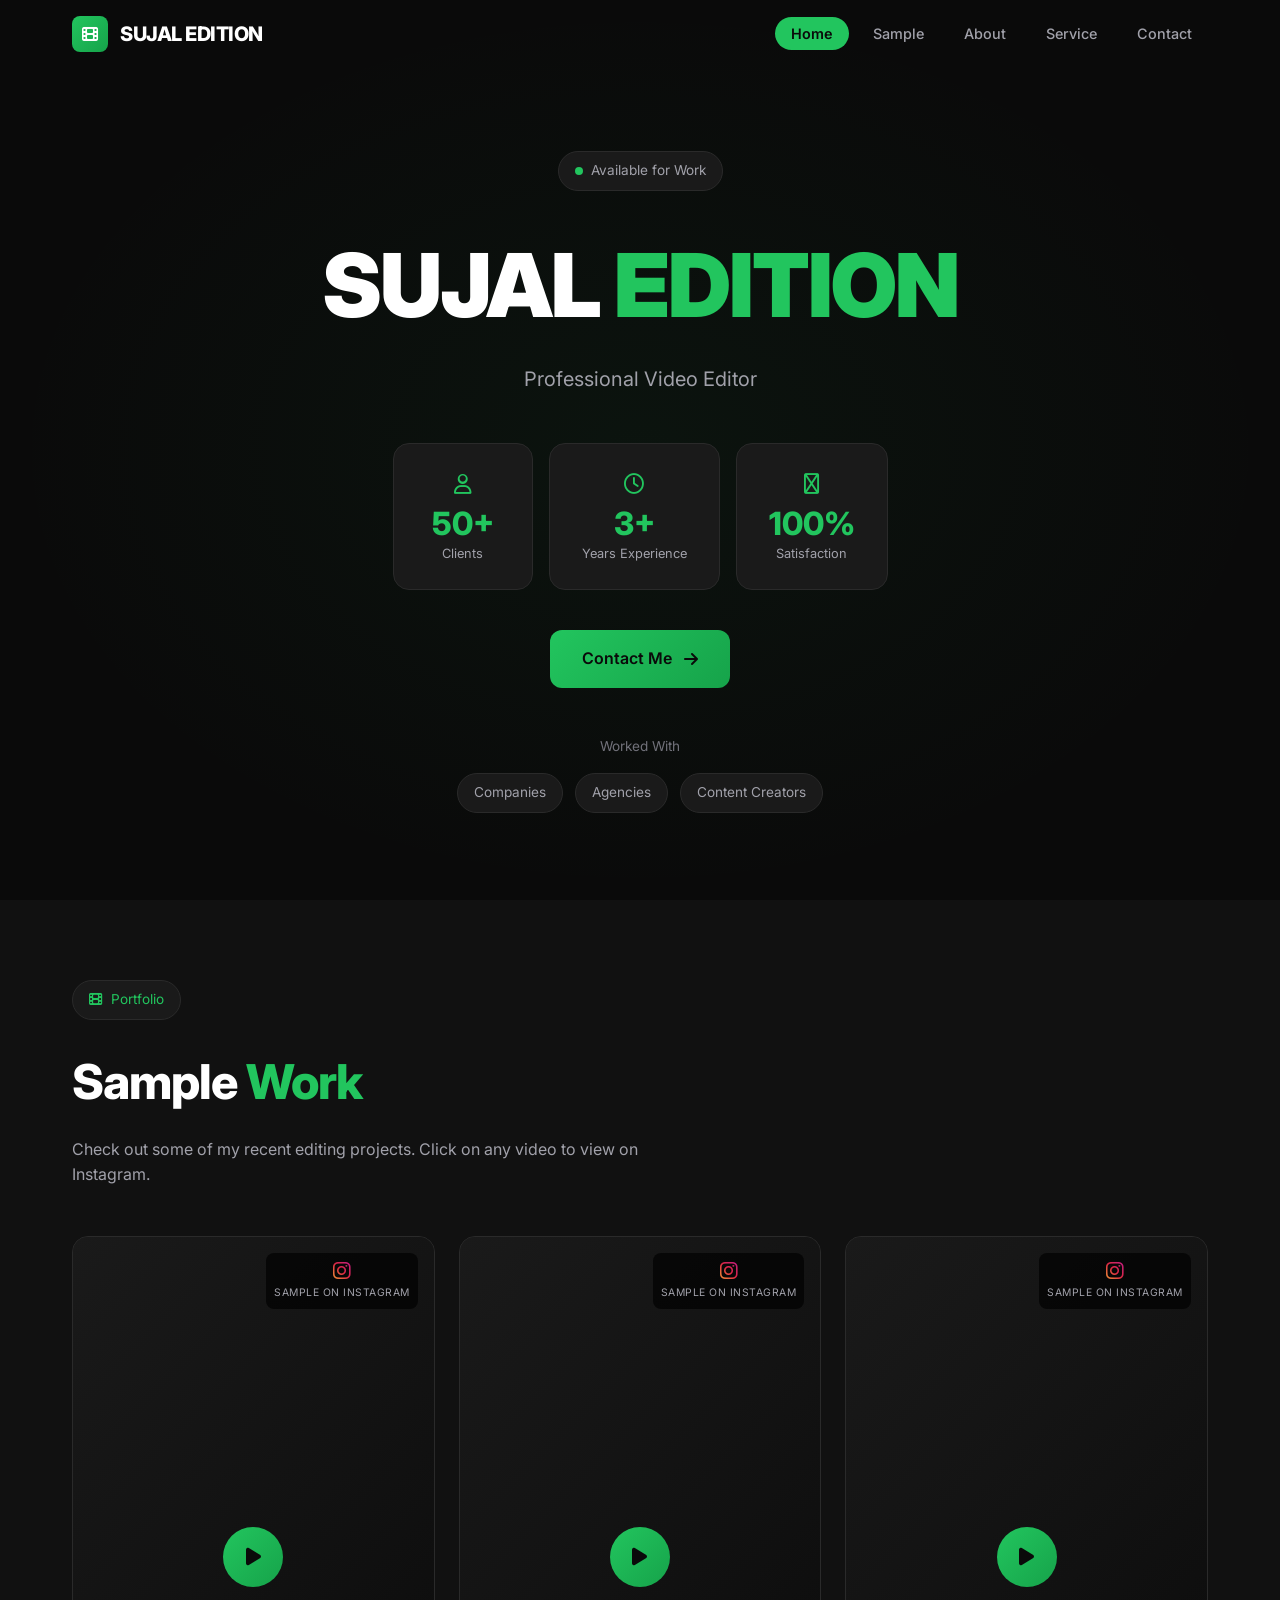
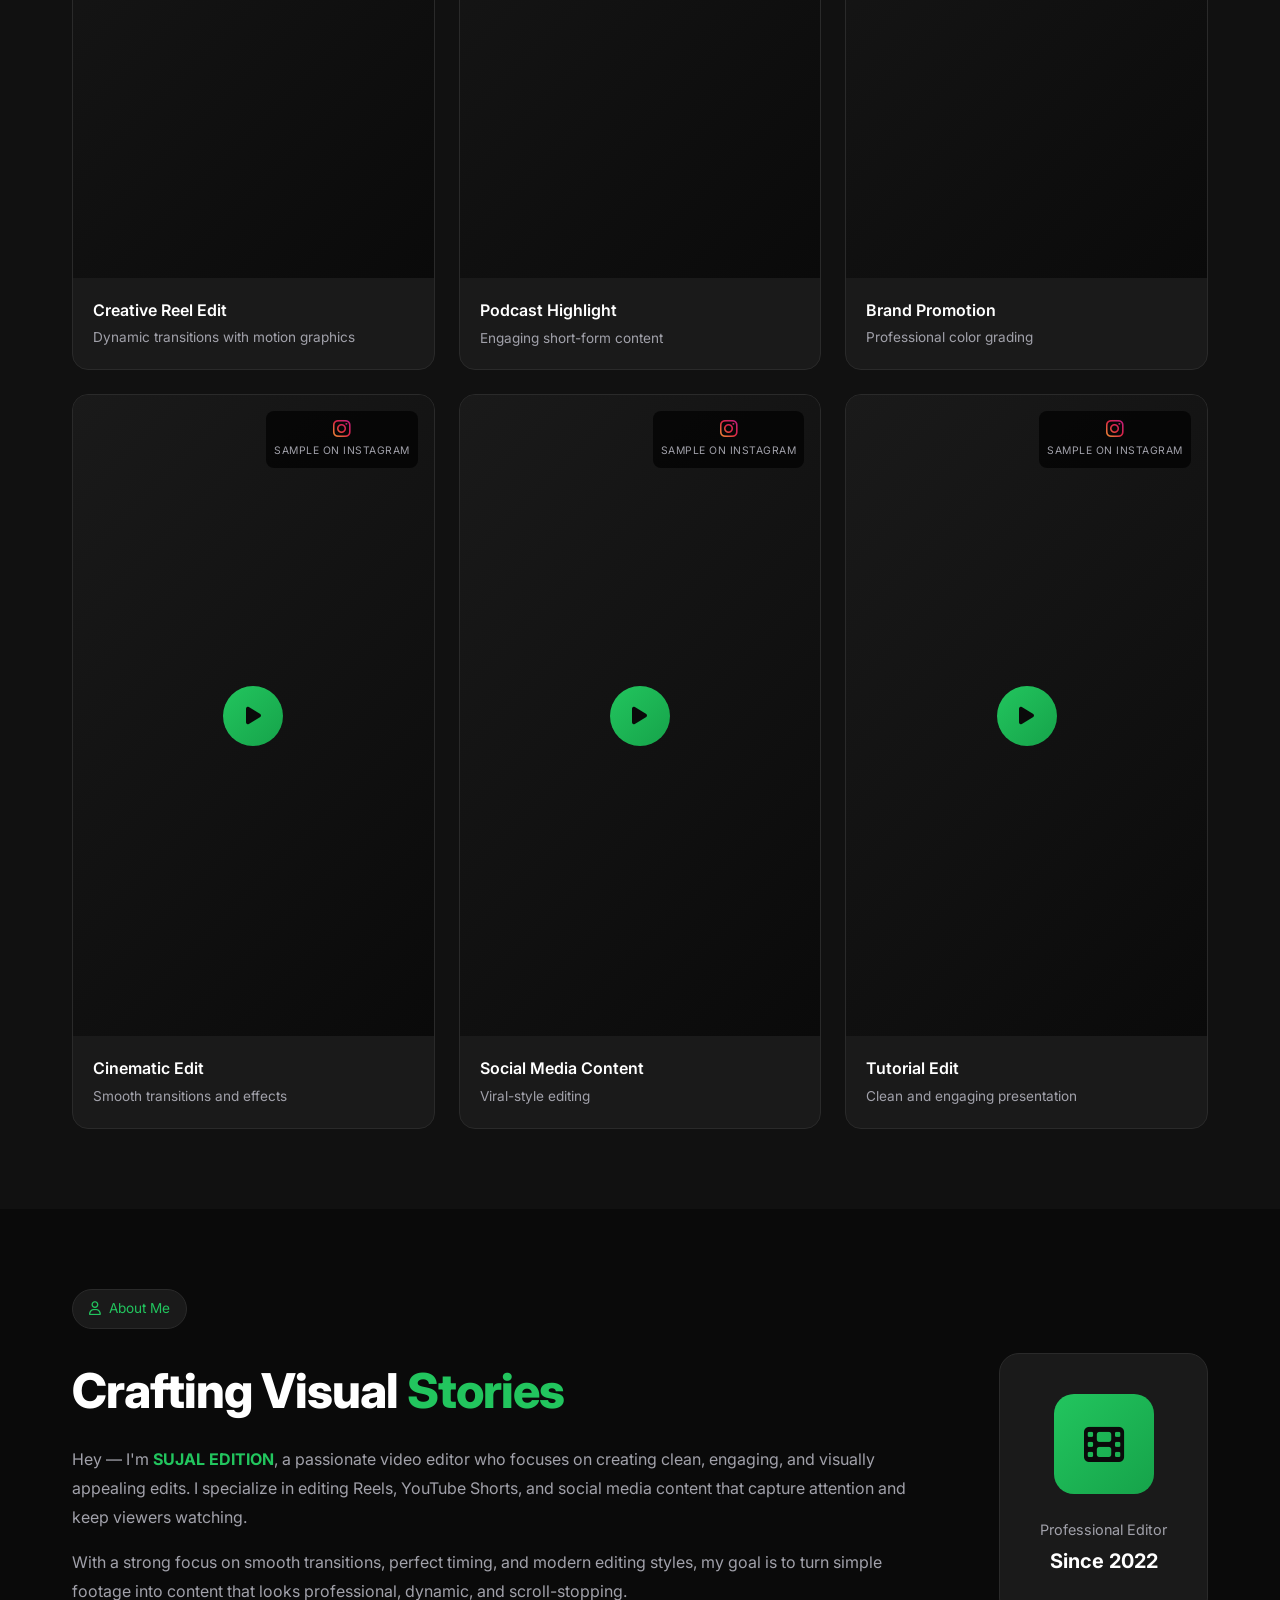
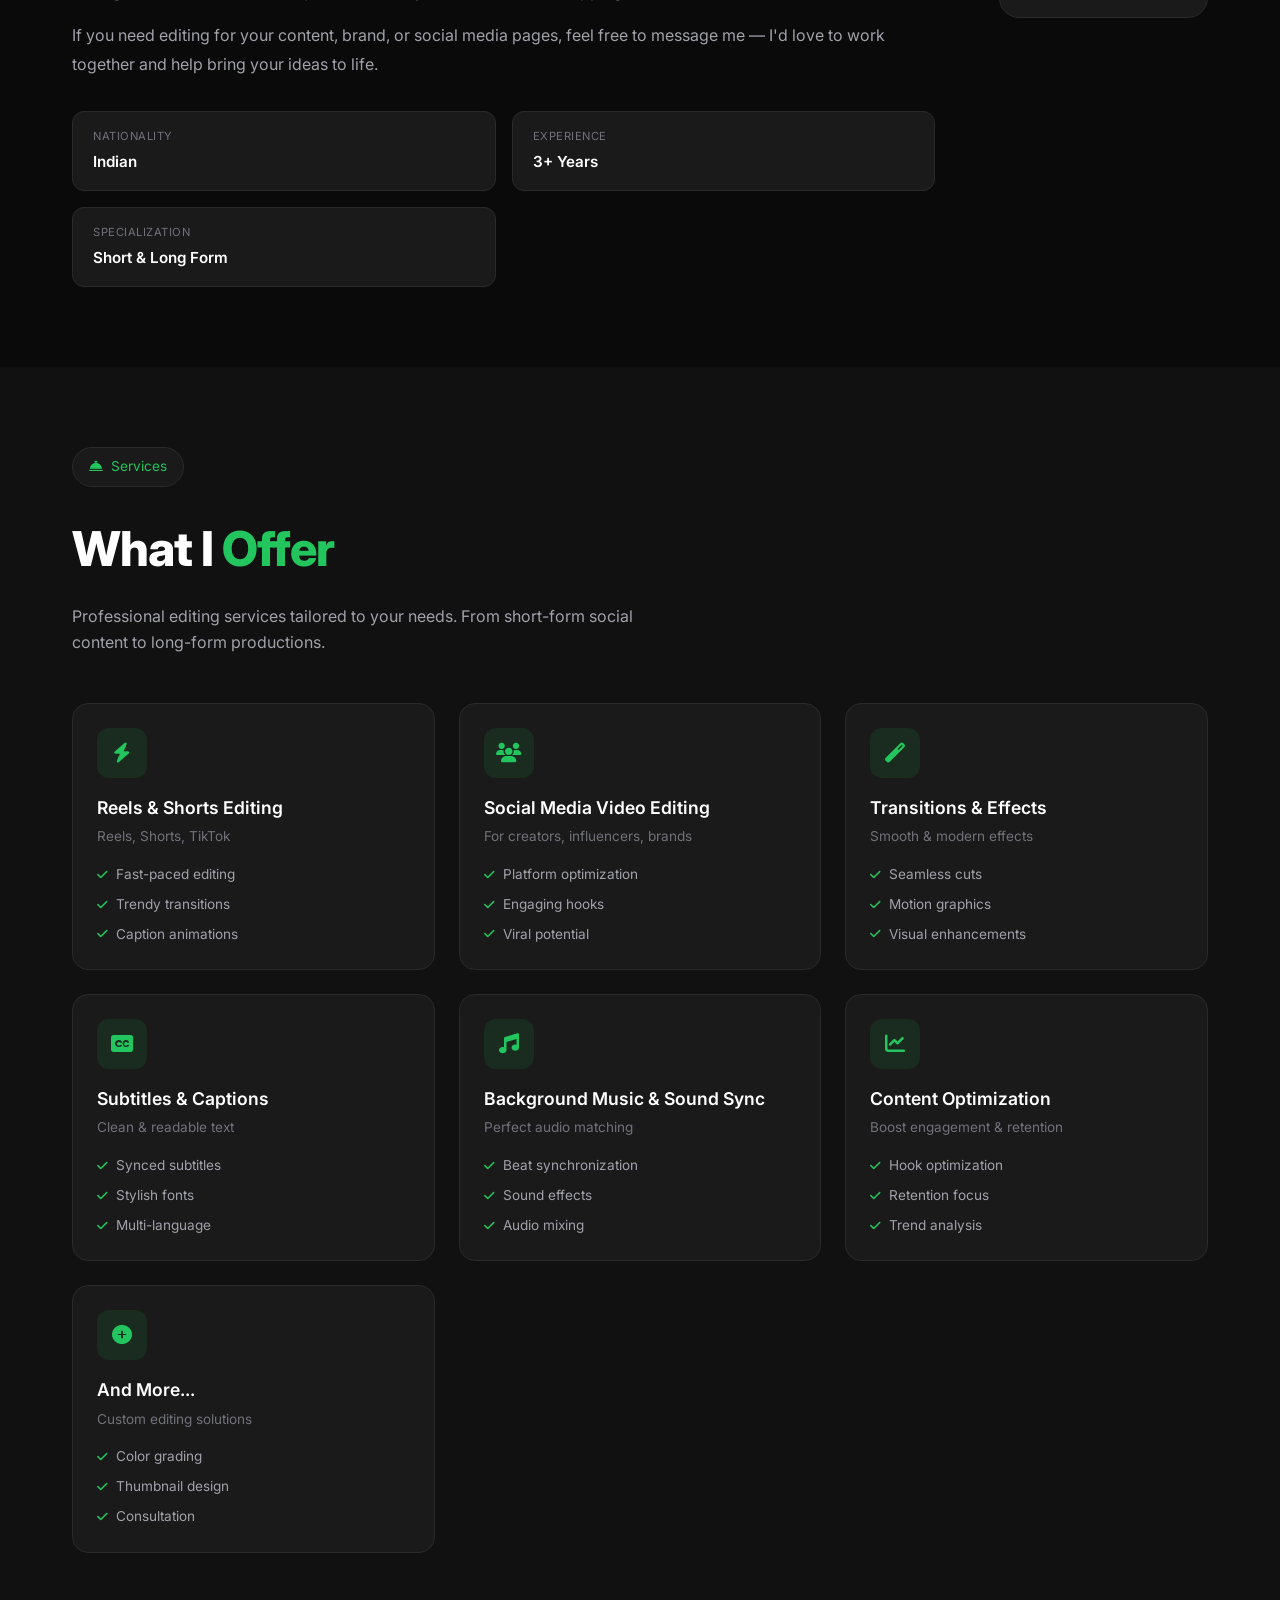
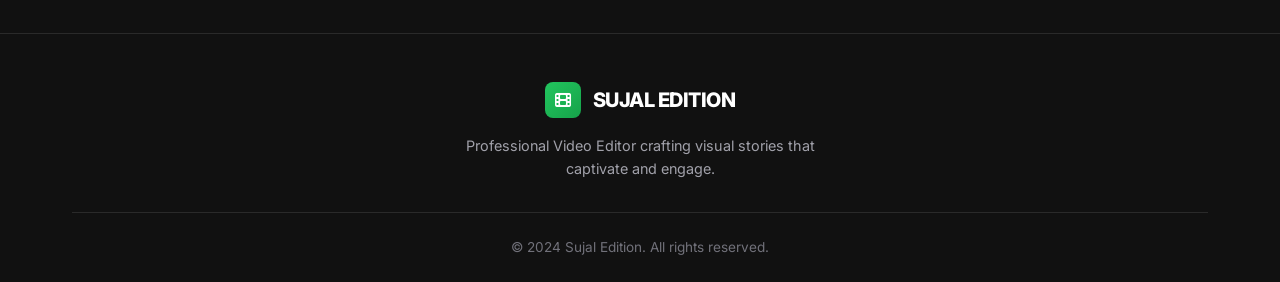
<file: sujal-edition-portfolio/index.html>
<!DOCTYPE html>
<html lang="en">
<head>
    <meta charset="UTF-8">
    <meta name="viewport" content="width=device-width, initial-scale=1.0">
    <title>Sujal Edition | Professional Video Editor</title>
    <link rel="stylesheet" href="css/style.css">
    <link rel="preconnect" href="https://fonts.googleapis.com">
    <link rel="preconnect" href="https://fonts.gstatic.com" crossorigin>
    <link href="https://fonts.googleapis.com/css2?family=Inter:wght@300;400;500;600;700;800;900&display=swap" rel="stylesheet">
    <link rel="stylesheet" href="https://cdnjs.cloudflare.com/ajax/libs/font-awesome/6.4.0/css/all.min.css">
</head>
<body>
    <!-- Navigation -->
    <nav class="navbar" id="navbar">
        <div class="nav-container">
            <a href="#home" class="logo">
                <div class="logo-icon">
                    <i class="fas fa-film"></i>
                </div>
                <span class="logo-text">SUJAL EDITION</span>
            </a>
            <ul class="nav-menu" id="navMenu">
                <li><a href="#home" class="nav-link active">Home</a></li>
                <li><a href="#sample" class="nav-link">Sample</a></li>
                <li><a href="#about" class="nav-link">About</a></li>
                <li><a href="#service" class="nav-link">Service</a></li>
                <li><a href="contact.html" class="nav-link">Contact</a></li>
            </ul>
            <div class="hamburger" id="hamburger">
                <span class="bar"></span>
                <span class="bar"></span>
                <span class="bar"></span>
            </div>
        </div>
    </nav>

    <!-- Hero Section -->
    <section id="home" class="hero">
        <div class="hero-container">
            <div class="hero-content">
                <div class="availability-badge">
                    <span class="dot"></span>
                    Available for Work
                </div>
                <h1 class="hero-title">
                    <span class="title-white">SUJAL</span>
                    <span class="title-green">EDITION</span>
                </h1>
                <p class="hero-subtitle">Professional Video Editor</p>
                
                <!-- Stats Boxes -->
                <div class="stats-container">
                    <div class="stat-box" data-aos="fade-up" data-aos-delay="0">
                        <div class="stat-icon">
                            <i class="far fa-user"></i>
                        </div>
                        <div class="stat-number">50+</div>
                        <div class="stat-label">Clients</div>
                    </div>
                    <div class="stat-box" data-aos="fade-up" data-aos-delay="100">
                        <div class="stat-icon">
                            <i class="far fa-clock"></i>
                        </div>
                        <div class="stat-number">3+</div>
                        <div class="stat-label">Years Experience</div>
                    </div>
                    <div class="stat-box" data-aos="fade-up" data-aos-delay="200">
                        <div class="stat-icon">
                            <i class="far fa-award"></i>
                        </div>
                        <div class="stat-number">100%</div>
                        <div class="stat-label">Satisfaction</div>
                    </div>
                </div>

                <a href="contact.html" class="cta-button">
                    Contact Me
                    <i class="fas fa-arrow-right"></i>
                </a>

                <!-- Worked With -->
                <div class="worked-with">
                    <p class="worked-label">Worked With</p>
                    <div class="worked-tags">
                        <span class="tag">Companies</span>
                        <span class="tag">Agencies</span>
                        <span class="tag">Content Creators</span>
                    </div>
                </div>
            </div>
        </div>
    </section>

    <!-- Sample Work Section -->
    <section id="sample" class="sample-work">
        <div class="section-container">
            <div class="section-badge">
                <i class="fas fa-film"></i>
                Portfolio
            </div>
            <h2 class="section-title">Sample <span class="title-green">Work</span></h2>
            <p class="section-subtitle">Check out some of my recent editing projects. Click on any video to view on Instagram.</p>
            
            <div class="video-grid">
                <!-- Video 1 -->
                <a href="https://www.instagram.com/reel/DUyIsl0Ej1C/" target="_blank" class="video-card" data-aos="fade-up" data-aos-delay="0">
                    <div class="video-thumbnail">
                        <div class="play-button">
                            <i class="fas fa-play"></i>
                        </div>
                        <div class="instagram-overlay">
                            <i class="fab fa-instagram"></i>
                            <span>sample on instagram</span>
                        </div>
                    </div>
                    <div class="video-info">
                        <h3 class="video-title">Creative Reel Edit</h3>
                        <p class="video-desc">Dynamic transitions with motion graphics</p>
                    </div>
                </a>

                <!-- Video 2 -->
                <a href="https://www.instagram.com/reel/DVBD4s1Ek6k/" target="_blank" class="video-card" data-aos="fade-up" data-aos-delay="100">
                    <div class="video-thumbnail">
                        <div class="play-button">
                            <i class="fas fa-play"></i>
                        </div>
                        <div class="instagram-overlay">
                            <i class="fab fa-instagram"></i>
                            <span>sample on instagram</span>
                        </div>
                    </div>
                    <div class="video-info">
                        <h3 class="video-title">Podcast Highlight</h3>
                        <p class="video-desc">Engaging short-form content</p>
                    </div>
                </a>

                <!-- Video 3 -->
                <a href="https://www.instagram.com/reel/DUv5_o4kjoS/" target="_blank" class="video-card" data-aos="fade-up" data-aos-delay="200">
                    <div class="video-thumbnail">
                        <div class="play-button">
                            <i class="fas fa-play"></i>
                        </div>
                        <div class="instagram-overlay">
                            <i class="fab fa-instagram"></i>
                            <span>sample on instagram</span>
                        </div>
                    </div>
                    <div class="video-info">
                        <h3 class="video-title">Brand Promotion</h3>
                        <p class="video-desc">Professional color grading</p>
                    </div>
                </a>

                <!-- Video 4 -->
                <a href="https://www.instagram.com/reel/DUr8vODEudF/" target="_blank" class="video-card" data-aos="fade-up" data-aos-delay="0">
                    <div class="video-thumbnail">
                        <div class="play-button">
                            <i class="fas fa-play"></i>
                        </div>
                        <div class="instagram-overlay">
                            <i class="fab fa-instagram"></i>
                            <span>sample on instagram</span>
                        </div>
                    </div>
                    <div class="video-info">
                        <h3 class="video-title">Cinematic Edit</h3>
                        <p class="video-desc">Smooth transitions and effects</p>
                    </div>
                </a>

                <!-- Video 5 -->
                <a href="https://www.instagram.com/reel/DUaFbjWEhX2/" target="_blank" class="video-card" data-aos="fade-up" data-aos-delay="100">
                    <div class="video-thumbnail">
                        <div class="play-button">
                            <i class="fas fa-play"></i>
                        </div>
                        <div class="instagram-overlay">
                            <i class="fab fa-instagram"></i>
                            <span>sample on instagram</span>
                        </div>
                    </div>
                    <div class="video-info">
                        <h3 class="video-title">Social Media Content</h3>
                        <p class="video-desc">Viral-style editing</p>
                    </div>
                </a>

                <!-- Video 6 -->
                <a href="https://www.instagram.com/reel/DUWOjjEEo-l/" target="_blank" class="video-card" data-aos="fade-up" data-aos-delay="200">
                    <div class="video-thumbnail">
                        <div class="play-button">
                            <i class="fas fa-play"></i>
                        </div>
                        <div class="instagram-overlay">
                            <i class="fab fa-instagram"></i>
                            <span>sample on instagram</span>
                        </div>
                    </div>
                    <div class="video-info">
                        <h3 class="video-title">Tutorial Edit</h3>
                        <p class="video-desc">Clean and engaging presentation</p>
                    </div>
                </a>
            </div>
        </div>
    </section>

    <!-- About Section -->
    <section id="about" class="about">
        <div class="section-container">
            <div class="section-badge">
                <i class="far fa-user"></i>
                About Me
            </div>
            <div class="about-content">
                <div class="about-text">
                    <h2 class="section-title">Crafting Visual <span class="title-green">Stories</span></h2>
                    <div class="about-description">
                        <p>Hey — I'm <strong>SUJAL EDITION</strong>, a passionate video editor who focuses on creating clean, engaging, and visually appealing edits. I specialize in editing Reels, YouTube Shorts, and social media content that capture attention and keep viewers watching.</p>
                        <p>With a strong focus on smooth transitions, perfect timing, and modern editing styles, my goal is to turn simple footage into content that looks professional, dynamic, and scroll-stopping.</p>
                        <p>If you need editing for your content, brand, or social media pages, feel free to message me — I'd love to work together and help bring your ideas to life.</p>
                    </div>
                    <div class="about-stats">
                        <div class="about-stat">
                            <span class="about-stat-label">NATIONALITY</span>
                            <span class="about-stat-value">Indian</span>
                        </div>
                        <div class="about-stat">
                            <span class="about-stat-label">EXPERIENCE</span>
                            <span class="about-stat-value">3+ Years</span>
                        </div>
                        <div class="about-stat">
                            <span class="about-stat-label">SPECIALIZATION</span>
                            <span class="about-stat-value">Short & Long Form</span>
                        </div>
                    </div>
                </div>
                <div class="about-visual">
                    <div class="editor-card">
                        <div class="editor-icon">
                            <i class="fas fa-film"></i>
                        </div>
                        <p class="editor-label">Professional Editor</p>
                        <p class="editor-since">Since 2022</p>
                    </div>
                </div>
            </div>
        </div>
    </section>

    <!-- Services Section -->
    <section id="service" class="services">
        <div class="section-container">
            <div class="section-badge">
                <i class="fas fa-concierge-bell"></i>
                Services
            </div>
            <h2 class="section-title">What I <span class="title-green">Offer</span></h2>
            <p class="section-subtitle">Professional editing services tailored to your needs. From short-form social content to long-form productions.</p>
            
            <div class="services-grid">
                <!-- Service 1 -->
                <div class="service-card" data-aos="fade-up" data-aos-delay="0">
                    <div class="service-icon">
                        <i class="fas fa-bolt"></i>
                    </div>
                    <h3 class="service-title">Reels & Shorts Editing</h3>
                    <p class="service-subtitle">Reels, Shorts, TikTok</p>
                    <ul class="service-features">
                        <li><i class="fas fa-check"></i> Fast-paced editing</li>
                        <li><i class="fas fa-check"></i> Trendy transitions</li>
                        <li><i class="fas fa-check"></i> Caption animations</li>
                    </ul>
                </div>

                <!-- Service 2 -->
                <div class="service-card" data-aos="fade-up" data-aos-delay="100">
                    <div class="service-icon">
                        <i class="fas fa-users"></i>
                    </div>
                    <h3 class="service-title">Social Media Video Editing</h3>
                    <p class="service-subtitle">For creators, influencers, brands</p>
                    <ul class="service-features">
                        <li><i class="fas fa-check"></i> Platform optimization</li>
                        <li><i class="fas fa-check"></i> Engaging hooks</li>
                        <li><i class="fas fa-check"></i> Viral potential</li>
                    </ul>
                </div>

                <!-- Service 3 -->
                <div class="service-card" data-aos="fade-up" data-aos-delay="200">
                    <div class="service-icon">
                        <i class="fas fa-magic"></i>
                    </div>
                    <h3 class="service-title">Transitions & Effects</h3>
                    <p class="service-subtitle">Smooth & modern effects</p>
                    <ul class="service-features">
                        <li><i class="fas fa-check"></i> Seamless cuts</li>
                        <li><i class="fas fa-check"></i> Motion graphics</li>
                        <li><i class="fas fa-check"></i> Visual enhancements</li>
                    </ul>
                </div>

                <!-- Service 4 -->
                <div class="service-card" data-aos="fade-up" data-aos-delay="0">
                    <div class="service-icon">
                        <i class="fas fa-closed-captioning"></i>
                    </div>
                    <h3 class="service-title">Subtitles & Captions</h3>
                    <p class="service-subtitle">Clean & readable text</p>
                    <ul class="service-features">
                        <li><i class="fas fa-check"></i> Synced subtitles</li>
                        <li><i class="fas fa-check"></i> Stylish fonts</li>
                        <li><i class="fas fa-check"></i> Multi-language</li>
                    </ul>
                </div>

                <!-- Service 5 -->
                <div class="service-card" data-aos="fade-up" data-aos-delay="100">
                    <div class="service-icon">
                        <i class="fas fa-music"></i>
                    </div>
                    <h3 class="service-title">Background Music & Sound Sync</h3>
                    <p class="service-subtitle">Perfect audio matching</p>
                    <ul class="service-features">
                        <li><i class="fas fa-check"></i> Beat synchronization</li>
                        <li><i class="fas fa-check"></i> Sound effects</li>
                        <li><i class="fas fa-check"></i> Audio mixing</li>
                    </ul>
                </div>

                <!-- Service 6 -->
                <div class="service-card" data-aos="fade-up" data-aos-delay="200">
                    <div class="service-icon">
                        <i class="fas fa-chart-line"></i>
                    </div>
                    <h3 class="service-title">Content Optimization</h3>
                    <p class="service-subtitle">Boost engagement & retention</p>
                    <ul class="service-features">
                        <li><i class="fas fa-check"></i> Hook optimization</li>
                        <li><i class="fas fa-check"></i> Retention focus</li>
                        <li><i class="fas fa-check"></i> Trend analysis</li>
                    </ul>
                </div>

                <!-- Service 7 -->
                <div class="service-card" data-aos="fade-up" data-aos-delay="0">
                    <div class="service-icon">
                        <i class="fas fa-plus-circle"></i>
                    </div>
                    <h3 class="service-title">And More...</h3>
                    <p class="service-subtitle">Custom editing solutions</p>
                    <ul class="service-features">
                        <li><i class="fas fa-check"></i> Color grading</li>
                        <li><i class="fas fa-check"></i> Thumbnail design</li>
                        <li><i class="fas fa-check"></i> Consultation</li>
                    </ul>
                </div>
            </div>
        </div>
    </section>

    <!-- Footer -->
    <footer class="footer">
        <div class="footer-container">
            <div class="footer-content">
                <div class="footer-logo">
                    <div class="logo-icon">
                        <i class="fas fa-film"></i>
                    </div>
                    <span class="logo-text">SUJAL EDITION</span>
                </div>
                <p class="footer-text">Professional Video Editor crafting visual stories that captivate and engage.</p>
            </div>
            <div class="footer-bottom">
                <p>&copy; 2024 Sujal Edition. All rights reserved.</p>
            </div>
        </div>
    </footer>

    <script src="js/main.js"></script>
</body>
</html>
</file>
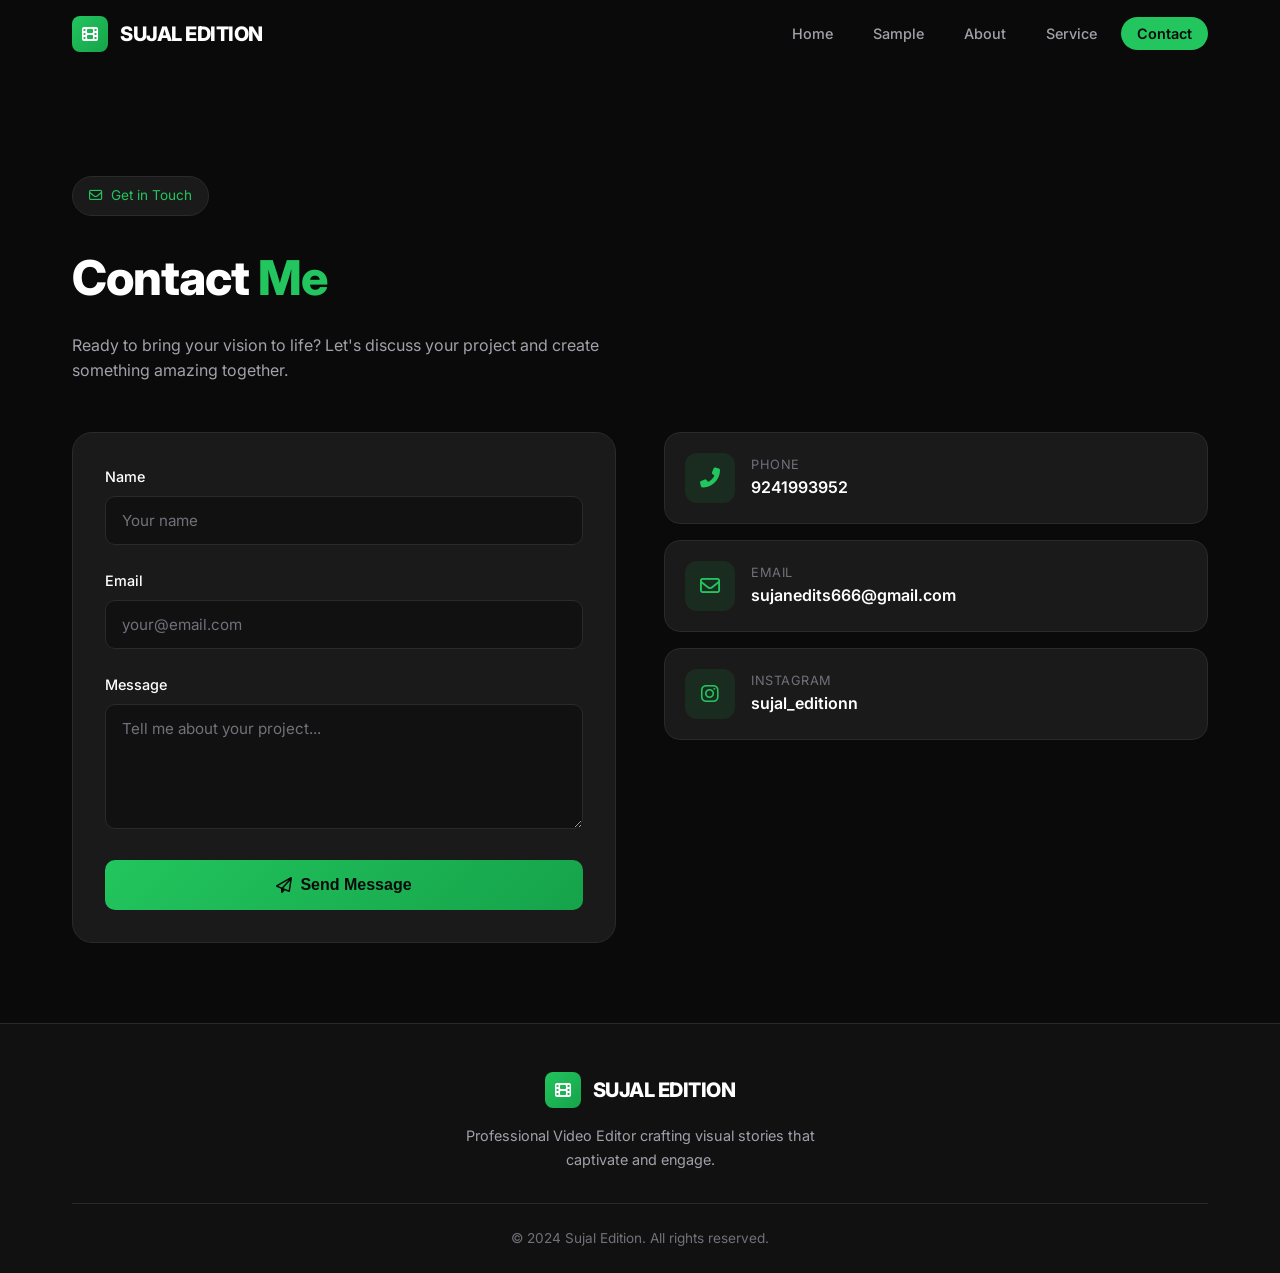
<file: sujal-edition-portfolio/contact.html>
<!DOCTYPE html>
<html lang="en">

<head>
    <meta charset="UTF-8">
    <meta name="viewport" content="width=device-width, initial-scale=1.0">
    <title>Contact | Sujal Edition - Professional Video Editor</title>
    <link rel="stylesheet" href="css/style.css">
    <link rel="preconnect" href="https://fonts.googleapis.com">
    <link rel="preconnect" href="https://fonts.gstatic.com" crossorigin>
    <link href="https://fonts.googleapis.com/css2?family=Inter:wght@300;400;500;600;700;800;900&display=swap"
        rel="stylesheet">
    <link rel="stylesheet" href="https://cdnjs.cloudflare.com/ajax/libs/font-awesome/6.4.0/css/all.min.css">
</head>

<body> <!-- Navigation -->
    <nav class="navbar" id="navbar">
        <div class="nav-container"> <a href="index.html#home" class="logo">
                <div class="logo-icon"> <i class="fas fa-film"></i> </div> <span class="logo-text">SUJAL EDITION</span>
            </a>
            <ul class="nav-menu" id="navMenu">
                <li><a href="index.html#home" class="nav-link">Home</a></li>
                <li><a href="index.html#sample" class="nav-link">Sample</a></li>
                <li><a href="index.html#about" class="nav-link">About</a></li>
                <li><a href="index.html#service" class="nav-link">Service</a></li>
                <li><a href="contact.html" class="nav-link active">Contact</a></li>
            </ul>
            <div class="hamburger" id="hamburger"> <span class="bar"></span> <span class="bar"></span> <span
                    class="bar"></span> </div>
        </div>
    </nav> <!-- Contact Section -->
    <section class="contact-page">
        <div class="section-container">
            <div class="section-badge"> <i class="far fa-envelope"></i> Get in Touch </div>
            <h2 class="section-title">Contact <span class="title-green">Me</span></h2>
            <p class="section-subtitle">Ready to bring your vision to life? Let's discuss your project and create
                something amazing together.</p>
            <div class="contact-content"> <!-- Contact Form -->
                <div class="contact-form-container" data-aos="fade-right">
                    <form class="contact-form" id="contactForm">
                        <div class="form-group"> <label for="name">Name</label> <input type="text" id="name" name="name"
                                placeholder="Your name" required> </div>
                        <div class="form-group"> <label for="email">Email</label> <input type="email" id="email"
                                name="email" placeholder="your@email.com" required> </div>
                        <div class="form-group"> <label for="message">Message</label> <textarea id="message"
                                name="message" rows="5" placeholder="Tell me about your project..." required></textarea>
                        </div> <button type="submit" class="submit-button"> <i class="far fa-paper-plane"></i> Send
                            Message </button>
                    </form>
                </div> <!-- Contact Info -->
                <div class="contact-info-container" data-aos="fade-left">
                    <div class="contact-info-card">

                        <div class="contact-icon">
                            <i class="fas fa-phone-alt"></i>
                        </div>

                        <div class="contact-details">
                            <span class="contact-label">Phone</span>
                            <a href="tel:+919241993952" class="contact-value">
                                9241993952
                            </a>
                        </div>

                    </div>


                    <div class="contact-info-card">

                        <div class="contact-icon">
                            <i class="far fa-envelope"></i>
                        </div>

                        <div class="contact-details">
                            <span class="contact-label">Email</span>
                            <a href="mailto:sujanedits666@gmail.com" class="contact-value">
                                sujanedits666@gmail.com
                            </a>
                        </div>

                    </div>


                    <div class="contact-info-card">

                        <div class="contact-icon">
                            <i class="fab fa-instagram"></i>
                        </div>

                        <div class="contact-details">
                            <span class="contact-label">Instagram</span>
                            <a href="https://www.instagram.com/sujal_editionn" target="_blank" class="contact-value">
                                sujal_editionn
                            </a>
                        </div>

                    </div>

                    </div>
                </div>
            </div>
        </div>
    </section> <!-- Footer -->
    <footer class="footer">
        <div class="footer-container">
            <div class="footer-content">
                <div class="footer-logo">
                    <div class="logo-icon"> <i class="fas fa-film"></i> </div> <span class="logo-text">SUJAL
                        EDITION</span>
                </div>
                <p class="footer-text">Professional Video Editor crafting visual stories that captivate and engage.</p>
            </div>
            <div class="footer-bottom">
                <p>&copy; 2024 Sujal Edition. All rights reserved.</p>
            </div>
        </div>
    </footer>
    <script src="js/main.js"></script>
</body>
<html>

</html>
</file>
<file: sujal-edition-portfolio/css/style.css>
/* ========================================
   SUJAL EDITION - VIDEO EDITOR PORTFOLIO
   Dark Theme with Green Accents
   ======================================== */

/* CSS Variables */
:root {
    --primary-bg: #0a0a0a;
    --secondary-bg: #111111;
    --card-bg: #1a1a1a;
    --card-bg-hover: #222222;
    --border-color: #2a2a2a;
    --accent-green: #22c55e;
    --accent-green-dark: #16a34a;
    --accent-green-light: #4ade80;
    --text-primary: #ffffff;
    --text-secondary: #a1a1aa;
    --text-muted: #71717a;
    --gradient-green: linear-gradient(135deg, #22c55e 0%, #16a34a 100%);
    --shadow-green: 0 0 30px rgba(34, 197, 94, 0.3);
    --transition-smooth: all 0.3s cubic-bezier(0.4, 0, 0.2, 1);
}

/* Reset & Base */
* {
    margin: 0;
    padding: 0;
    box-sizing: border-box;
}

html {
    scroll-behavior: smooth;
}

body {
    font-family: 'Inter', -apple-system, BlinkMacSystemFont, 'Segoe UI', Roboto, sans-serif;
    background-color: var(--primary-bg);
    color: var(--text-primary);
    line-height: 1.6;
    overflow-x: hidden;
}

a {
    text-decoration: none;
    color: inherit;
}

ul {
    list-style: none;
}

/* ========================================
   NAVIGATION
   ======================================== */
.navbar {
    position: fixed;
    top: 0;
    left: 0;
    width: 100%;
    z-index: 1000;
    padding: 1rem 0;
    transition: var(--transition-smooth);
    background: transparent;
}

.navbar.scrolled {
    background: rgba(10, 10, 10, 0.95);
    backdrop-filter: blur(10px);
    border-bottom: 1px solid var(--border-color);
}

.nav-container {
    max-width: 1200px;
    margin: 0 auto;
    padding: 0 2rem;
    display: flex;
    justify-content: space-between;
    align-items: center;
}

.logo {
    display: flex;
    align-items: center;
    gap: 0.75rem;
}

.logo-icon {
    width: 36px;
    height: 36px;
    background: var(--gradient-green);
    border-radius: 8px;
    display: flex;
    align-items: center;
    justify-content: center;
    font-size: 1rem;
    color: white;
}

.logo-text {
    font-size: 1.25rem;
    font-weight: 800;
    letter-spacing: -0.5px;
    color: var(--text-primary);
}

.nav-menu {
    display: flex;
    gap: 0.5rem;
}

.nav-link {
    padding: 0.5rem 1rem;
    font-size: 0.9rem;
    font-weight: 500;
    color: var(--text-secondary);
    border-radius: 20px;
    transition: var(--transition-smooth);
}

.nav-link:hover {
    color: var(--text-primary);
    background: var(--card-bg);
}

.nav-link.active {
    color: var(--primary-bg);
    background: var(--accent-green);
    font-weight: 600;
}

/* Hamburger Menu */
.hamburger {
    display: none;
    flex-direction: column;
    gap: 5px;
    cursor: pointer;
    padding: 5px;
}

.bar {
    width: 25px;
    height: 2px;
    background: var(--text-primary);
    border-radius: 2px;
    transition: var(--transition-smooth);
}

.hamburger.active .bar:nth-child(1) {
    transform: rotate(45deg) translate(5px, 5px);
}

.hamburger.active .bar:nth-child(2) {
    opacity: 0;
}

.hamburger.active .bar:nth-child(3) {
    transform: rotate(-45deg) translate(5px, -5px);
}

/* ========================================
   HERO SECTION
   ======================================== */
.hero {
    min-height: 100vh;
    display: flex;
    align-items: center;
    justify-content: center;
    padding: 8rem 2rem 4rem;
    background: radial-gradient(ellipse at center, rgba(34, 197, 94, 0.05) 0%, transparent 70%);
}

.hero-container {
    max-width: 900px;
    text-align: center;
}

.availability-badge {
    display: inline-flex;
    align-items: center;
    gap: 0.5rem;
    padding: 0.5rem 1rem;
    background: var(--card-bg);
    border: 1px solid var(--border-color);
    border-radius: 20px;
    font-size: 0.85rem;
    color: var(--text-secondary);
    margin-bottom: 1.5rem;
    animation: fadeInDown 0.6s ease;
}

.dot {
    width: 8px;
    height: 8px;
    background: var(--accent-green);
    border-radius: 50%;
    animation: pulse 2s infinite;
}

@keyframes pulse {
    0%, 100% { opacity: 1; }
    50% { opacity: 0.5; }
}

.hero-title {
    font-size: clamp(3rem, 10vw, 5.5rem);
    font-weight: 900;
    letter-spacing: -2px;
    margin-bottom: 0.5rem;
    animation: fadeInUp 0.6s ease 0.1s both;
}

.title-white {
    color: var(--text-primary);
}

.title-green {
    color: var(--accent-green);
}

.hero-subtitle {
    font-size: 1.25rem;
    color: var(--text-secondary);
    font-weight: 400;
    margin-bottom: 3rem;
    animation: fadeInUp 0.6s ease 0.2s both;
}

/* Stats Container */
.stats-container {
    display: flex;
    justify-content: center;
    gap: 1rem;
    margin-bottom: 2.5rem;
    flex-wrap: wrap;
    animation: fadeInUp 0.6s ease 0.3s both;
}

.stat-box {
    background: var(--card-bg);
    border: 1px solid var(--border-color);
    border-radius: 16px;
    padding: 1.5rem 2rem;
    min-width: 140px;
    text-align: center;
    transition: var(--transition-smooth);
}

.stat-box:hover {
    transform: translateY(-5px);
    border-color: var(--accent-green);
    box-shadow: var(--shadow-green);
}

.stat-icon {
    font-size: 1.25rem;
    color: var(--accent-green);
    margin-bottom: 0.5rem;
}

.stat-number {
    font-size: 2rem;
    font-weight: 800;
    color: var(--accent-green);
    line-height: 1;
}

.stat-label {
    font-size: 0.8rem;
    color: var(--text-secondary);
    margin-top: 0.25rem;
}

/* CTA Button */
.cta-button {
    display: inline-flex;
    align-items: center;
    gap: 0.75rem;
    padding: 1rem 2rem;
    background: var(--gradient-green);
    color: var(--primary-bg);
    font-weight: 600;
    font-size: 1rem;
    border-radius: 12px;
    transition: var(--transition-smooth);
    margin-bottom: 3rem;
    animation: fadeInUp 0.6s ease 0.4s both;
}

.cta-button:hover {
    transform: translateY(-3px);
    box-shadow: var(--shadow-green);
}

.cta-button i {
    transition: var(--transition-smooth);
}

.cta-button:hover i {
    transform: translateX(5px);
}

/* Worked With */
.worked-with {
    animation: fadeInUp 0.6s ease 0.5s both;
}

.worked-label {
    font-size: 0.85rem;
    color: var(--text-muted);
    margin-bottom: 1rem;
}

.worked-tags {
    display: flex;
    justify-content: center;
    gap: 0.75rem;
    flex-wrap: wrap;
}

.tag {
    padding: 0.5rem 1rem;
    background: var(--card-bg);
    border: 1px solid var(--border-color);
    border-radius: 20px;
    font-size: 0.85rem;
    color: var(--text-secondary);
    transition: var(--transition-smooth);
}

.tag:hover {
    border-color: var(--accent-green);
    color: var(--accent-green);
}

/* ========================================
   SECTION COMMON STYLES
   ======================================== */
.section-container {
    max-width: 1200px;
    margin: 0 auto;
    padding: 5rem 2rem;
}

.section-badge {
    display: inline-flex;
    align-items: center;
    gap: 0.5rem;
    padding: 0.5rem 1rem;
    background: var(--card-bg);
    border: 1px solid var(--border-color);
    border-radius: 20px;
    font-size: 0.85rem;
    color: var(--accent-green);
    margin-bottom: 1.5rem;
}

.section-title {
    font-size: clamp(2rem, 5vw, 3rem);
    font-weight: 800;
    margin-bottom: 1rem;
    letter-spacing: -1px;
}

.section-subtitle {
    font-size: 1rem;
    color: var(--text-secondary);
    max-width: 600px;
    margin-bottom: 3rem;
}

/* ========================================
   SAMPLE WORK SECTION
   ======================================== */
.sample-work {
    background: var(--secondary-bg);
}

.video-grid {
    display: grid;
    grid-template-columns: repeat(auto-fit, minmax(300px, 1fr));
    gap: 1.5rem;
}

.video-card {
    background: var(--card-bg);
    border: 1px solid var(--border-color);
    border-radius: 16px;
    overflow: hidden;
    transition: var(--transition-smooth);
    display: block;
}

.video-card:hover {
    transform: translateY(-8px);
    border-color: var(--accent-green);
    box-shadow: var(--shadow-green);
}

.video-thumbnail {
    aspect-ratio: 9/16;
    background: linear-gradient(135deg, #1a1a1a 0%, #0a0a0a 100%);
    position: relative;
    display: flex;
    align-items: center;
    justify-content: center;
    overflow: hidden;
}

.play-button {
    width: 60px;
    height: 60px;
    background: var(--gradient-green);
    border-radius: 50%;
    display: flex;
    align-items: center;
    justify-content: center;
    font-size: 1.25rem;
    color: var(--primary-bg);
    transition: var(--transition-smooth);
    z-index: 2;
}

.video-card:hover .play-button {
    transform: scale(1.1);
    box-shadow: var(--shadow-green);
}

.instagram-overlay {
    position: absolute;
    top: 1rem;
    right: 1rem;
    display: flex;
    flex-direction: column;
    align-items: center;
    gap: 0.25rem;
    padding: 0.5rem;
    background: rgba(0, 0, 0, 0.7);
    border-radius: 8px;
    transition: var(--transition-smooth);
}

.instagram-overlay i {
    font-size: 1.25rem;
    background: linear-gradient(45deg, #f09433 0%, #e6683c 25%, #dc2743 50%, #cc2366 75%, #bc1888 100%);
    -webkit-background-clip: text;
    -webkit-text-fill-color: transparent;
    background-clip: text;
}

.instagram-overlay span {
    font-size: 0.65rem;
    color: var(--text-secondary);
    text-transform: uppercase;
    letter-spacing: 0.5px;
}

.video-info {
    padding: 1.25rem;
}

.video-title {
    font-size: 1rem;
    font-weight: 600;
    margin-bottom: 0.25rem;
    color: var(--text-primary);
}

.video-card:hover .video-title {
    color: var(--accent-green);
}

.video-desc {
    font-size: 0.85rem;
    color: var(--text-secondary);
}

/* ========================================
   ABOUT SECTION
   ======================================== */
.about {
    background: var(--primary-bg);
}

.about-content {
    display: grid;
    grid-template-columns: 1fr auto;
    gap: 4rem;
    align-items: start;
}

.about-description {
    margin-bottom: 2rem;
}

.about-description p {
    color: var(--text-secondary);
    margin-bottom: 1rem;
    line-height: 1.8;
}

.about-description strong {
    color: var(--accent-green);
}

.about-stats {
    display: grid;
    grid-template-columns: repeat(2, 1fr);
    gap: 1rem;
}

.about-stat {
    background: var(--card-bg);
    border: 1px solid var(--border-color);
    border-radius: 12px;
    padding: 1rem 1.25rem;
    display: flex;
    flex-direction: column;
    gap: 0.25rem;
    transition: var(--transition-smooth);
}

.about-stat:hover {
    border-color: var(--accent-green);
}

.about-stat-label {
    font-size: 0.7rem;
    color: var(--text-muted);
    text-transform: uppercase;
    letter-spacing: 0.5px;
}

.about-stat-value {
    font-size: 0.95rem;
    font-weight: 600;
    color: var(--text-primary);
}

.about-visual {
    display: flex;
    justify-content: center;
}

.editor-card {
    background: var(--card-bg);
    border: 1px solid var(--border-color);
    border-radius: 20px;
    padding: 2.5rem;
    text-align: center;
    transition: var(--transition-smooth);
}

.editor-card:hover {
    border-color: var(--accent-green);
    box-shadow: var(--shadow-green);
}

.editor-icon {
    width: 100px;
    height: 100px;
    background: var(--gradient-green);
    border-radius: 20px;
    display: flex;
    align-items: center;
    justify-content: center;
    font-size: 2.5rem;
    color: var(--primary-bg);
    margin: 0 auto 1.5rem;
}

.editor-label {
    font-size: 0.9rem;
    color: var(--text-secondary);
    margin-bottom: 0.25rem;
}

.editor-since {
    font-size: 1.25rem;
    font-weight: 700;
    color: var(--text-primary);
}

/* ========================================
   SERVICES SECTION
   ======================================== */
.services {
    background: var(--secondary-bg);
}

.services-grid {
    display: grid;
    grid-template-columns: repeat(auto-fit, minmax(280px, 1fr));
    gap: 1.5rem;
}

.service-card {
    background: var(--card-bg);
    border: 1px solid var(--border-color);
    border-radius: 16px;
    padding: 1.5rem;
    transition: var(--transition-smooth);
}

.service-card:hover {
    transform: translateY(-5px);
    border-color: var(--accent-green);
    box-shadow: var(--shadow-green);
}

.service-icon {
    width: 50px;
    height: 50px;
    background: rgba(34, 197, 94, 0.1);
    border-radius: 12px;
    display: flex;
    align-items: center;
    justify-content: center;
    font-size: 1.25rem;
    color: var(--accent-green);
    margin-bottom: 1rem;
    transition: var(--transition-smooth);
}

.service-card:hover .service-icon {
    background: var(--accent-green);
    color: var(--primary-bg);
}

.service-title {
    font-size: 1.1rem;
    font-weight: 600;
    margin-bottom: 0.25rem;
    color: var(--text-primary);
}

.service-subtitle {
    font-size: 0.85rem;
    color: var(--text-muted);
    margin-bottom: 1rem;
}

.service-features {
    display: flex;
    flex-direction: column;
    gap: 0.5rem;
}

.service-features li {
    display: flex;
    align-items: center;
    gap: 0.5rem;
    font-size: 0.85rem;
    color: var(--text-secondary);
}

.service-features i {
    color: var(--accent-green);
    font-size: 0.75rem;
}

/* ========================================
   CONTACT PAGE
   ======================================== */
.contact-page {
    min-height: 100vh;
    padding-top: 6rem;
    background: var(--primary-bg);
}

.contact-content {
    display: grid;
    grid-template-columns: 1fr 1fr;
    gap: 3rem;
}

/* Contact Form */
.contact-form-container {
    background: var(--card-bg);
    border: 1px solid var(--border-color);
    border-radius: 20px;
    padding: 2rem;
}

.form-group {
    margin-bottom: 1.5rem;
}

.form-group label {
    display: block;
    font-size: 0.9rem;
    font-weight: 500;
    color: var(--text-primary);
    margin-bottom: 0.5rem;
}

.form-group input,
.form-group textarea {
    width: 100%;
    padding: 0.875rem 1rem;
    background: var(--secondary-bg);
    border: 1px solid var(--border-color);
    border-radius: 10px;
    color: var(--text-primary);
    font-size: 0.95rem;
    font-family: inherit;
    transition: var(--transition-smooth);
}

.form-group input:focus,
.form-group textarea:focus {
    outline: none;
    border-color: var(--accent-green);
    box-shadow: 0 0 0 3px rgba(34, 197, 94, 0.1);
}

.form-group input::placeholder,
.form-group textarea::placeholder {
    color: var(--text-muted);
}

.submit-button {
    width: 100%;
    padding: 1rem;
    background: var(--gradient-green);
    color: var(--primary-bg);
    font-weight: 600;
    font-size: 1rem;
    border: none;
    border-radius: 10px;
    cursor: pointer;
    display: flex;
    align-items: center;
    justify-content: center;
    gap: 0.5rem;
    transition: var(--transition-smooth);
}

.submit-button:hover {
    transform: translateY(-2px);
    box-shadow: var(--shadow-green);
}

/* Contact Info */
.contact-info-container {
    display: flex;
    flex-direction: column;
    gap: 1rem;
}

.contact-info-card {
    background: var(--card-bg);
    border: 1px solid var(--border-color);
    border-radius: 16px;
    padding: 1.25rem;
    display: flex;
    align-items: center;
    gap: 1rem;
    transition: var(--transition-smooth);
}

.contact-info-card:hover {
    border-color: var(--accent-green);
    transform: translateX(5px);
}

.contact-icon {
    width: 50px;
    height: 50px;
    background: rgba(34, 197, 94, 0.1);
    border-radius: 12px;
    display: flex;
    align-items: center;
    justify-content: center;
    font-size: 1.25rem;
    color: var(--accent-green);
    flex-shrink: 0;
}

.contact-details {
    display: flex;
    flex-direction: column;
}

.contact-label {
    font-size: 0.8rem;
    color: var(--text-muted);
    text-transform: uppercase;
    letter-spacing: 0.5px;
}

.contact-value {
    font-size: 1rem;
    font-weight: 600;
    color: var(--text-primary);
}

.contact-note {
    background: rgba(34, 197, 94, 0.05);
    border: 1px solid rgba(34, 197, 94, 0.2);
    border-radius: 12px;
    padding: 1rem;
    margin-top: 0.5rem;
}

.contact-note p {
    font-size: 0.85rem;
    color: var(--text-secondary);
    line-height: 1.6;
}

.contact-note strong {
    color: var(--accent-green);
}

/* ========================================
   FOOTER
   ======================================== */
.footer {
    background: var(--secondary-bg);
    border-top: 1px solid var(--border-color);
}

.footer-container {
    max-width: 1200px;
    margin: 0 auto;
    padding: 3rem 2rem 1.5rem;
}

.footer-content {
    display: flex;
    flex-direction: column;
    align-items: center;
    text-align: center;
    margin-bottom: 2rem;
}

.footer-logo {
    display: flex;
    align-items: center;
    gap: 0.75rem;
    margin-bottom: 1rem;
}

.footer-text {
    color: var(--text-secondary);
    font-size: 0.9rem;
    max-width: 400px;
}

.footer-bottom {
    text-align: center;
    padding-top: 1.5rem;
    border-top: 1px solid var(--border-color);
}

.footer-bottom p {
    color: var(--text-muted);
    font-size: 0.85rem;
}

/* ========================================
   ANIMATIONS
   ======================================== */
@keyframes fadeInUp {
    from {
        opacity: 0;
        transform: translateY(30px);
    }
    to {
        opacity: 1;
        transform: translateY(0);
    }
}

@keyframes fadeInDown {
    from {
        opacity: 0;
        transform: translateY(-20px);
    }
    to {
        opacity: 1;
        transform: translateY(0);
    }
}

/* Scroll Animation Classes */
[data-aos] {
    opacity: 0;
    transform: translateY(30px);
    transition: opacity 0.6s ease, transform 0.6s ease;
}

[data-aos].aos-animate {
    opacity: 1;
    transform: translateY(0);
}

/* ========================================
   RESPONSIVE DESIGN
   ======================================== */
@media (max-width: 992px) {
    .about-content {
        grid-template-columns: 1fr;
        gap: 2rem;
    }

    .about-visual {
        order: -1;
    }

    .contact-content {
        grid-template-columns: 1fr;
    }
}

@media (max-width: 768px) {
    .nav-menu {
        position: fixed;
        left: -100%;
        top: 70px;
        flex-direction: column;
        background: var(--secondary-bg);
        width: 100%;
        text-align: center;
        transition: 0.3s;
        padding: 2rem 0;
        border-bottom: 1px solid var(--border-color);
    }

    .nav-menu.active {
        left: 0;
    }

    .hamburger {
        display: flex;
    }

    .hero {
        padding-top: 6rem;
    }

    .stats-container {
        flex-direction: column;
        align-items: center;
    }

    .stat-box {
        width: 100%;
        max-width: 200px;
    }

    .about-stats {
        grid-template-columns: 1fr;
    }

    .video-grid {
        grid-template-columns: 1fr;
    }

    .services-grid {
        grid-template-columns: 1fr;
    }
}

@media (max-width: 480px) {
    .section-container {
        padding: 3rem 1.5rem;
    }

    .hero-title {
        font-size: 2.5rem;
    }

    .worked-tags {
        flex-direction: column;
        align-items: center;
    }

    .tag {
        width: 100%;
        max-width: 200px;
        text-align: center;
    }
}
</file>
